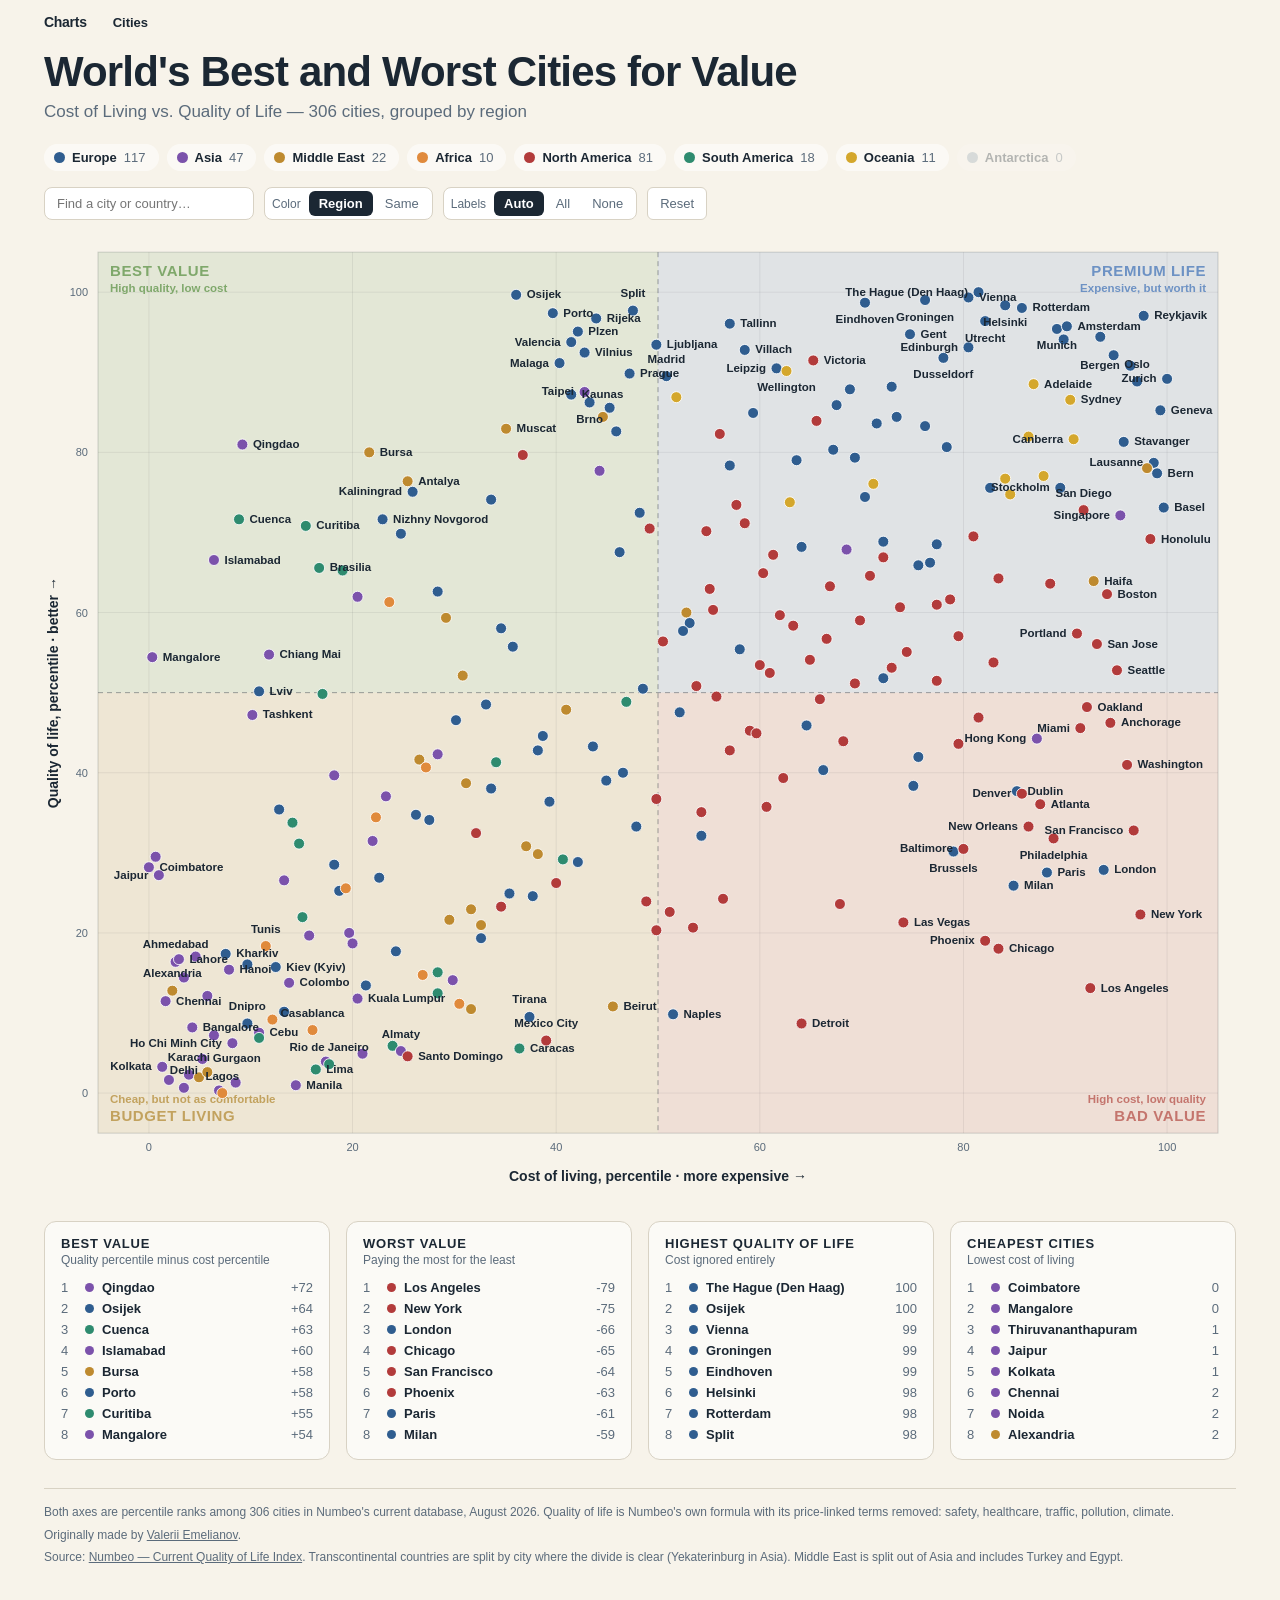
<file: cities/index.html>
<!DOCTYPE html>
<html lang="en">
<head>
<meta charset="utf-8">
<meta name="viewport" content="width=device-width, initial-scale=1">
<meta http-equiv="Cache-Control" content="no-cache, no-store, must-revalidate">
<title>World's Best and Worst Cities for Value</title>
<link rel="stylesheet" href="/site.css?v=6">
<link rel="stylesheet" href="styles.css?v=6">
</head>
<body>
<nav class="site-nav" aria-label="Site">
  <a class="brand" href="/">Charts</a>
  <a href="/cities/" aria-current="page">Cities</a>
</nav>
<main class="page">
  <header class="head">
    <h1>World's Best and Worst Cities for Value</h1>
    <p class="sub">Cost of Living vs. Quality of Life &mdash; 306 cities, grouped by region</p>
  </header>

  <section class="controls">
    <div class="legend" id="legend" role="group" aria-label="Filter by continent"></div>
    <div class="tools">
      <div class="search">
        <input type="search" id="search" placeholder="Find a city or country&hellip;" autocomplete="off" aria-label="Search cities">
        <div class="suggestions" id="suggestions" hidden></div>
      </div>
      <div class="seg" role="group" aria-label="Point color">
        <span class="seg-label">Color</span>
        <button type="button" data-color="region" class="on">Region</button>
        <button type="button" data-color="mono">Same</button>
      </div>
      <div class="seg" role="group" aria-label="Label density">
        <span class="seg-label">Labels</span>
        <button type="button" data-labels="auto" class="on">Auto</button>
        <button type="button" data-labels="all">All</button>
        <button type="button" data-labels="none">None</button>
      </div>
      <button type="button" id="reset" class="ghost">Reset</button>
    </div>
  </section>

  <section class="chart-wrap">
    <div class="chart" id="chart">
      <svg id="svg" role="img" aria-label="Scatter plot of cost of living percentile against quality of life percentile"></svg>
      <div class="tooltip" id="tooltip" hidden></div>
    </div>
    <p class="empty" id="empty" hidden>No cities match the current filters.</p>
  </section>

  <section class="boards" id="boards"></section>

  <footer class="foot">
    <p>Both axes are percentile ranks among 306 cities in Numbeo's current database, August 2026.
       Quality of life is Numbeo's own formula with its price-linked terms removed: safety, healthcare, traffic, pollution, climate.</p>
    <p>Originally made by <a href="https://www.linkedin.com/in/valemel/" target="_blank" rel="noopener">Valerii Emelianov</a>.</p>
    <p>Source: <a href="https://www.numbeo.com/quality-of-life/rankings_current.jsp" target="_blank" rel="noopener">Numbeo &mdash; Current Quality of Life Index</a>.
       Transcontinental countries are split by city where the divide is clear (Yekaterinburg in Asia).
       Middle East is split out of Asia and includes Turkey and Egypt.</p>
  </footer>
</main>

<script src="data.js?v=6"></script>
<script src="js/app.js?v=6"></script>
</body>
</html>
</file>
<file: site.css>
:root {
  --paper: #f7f3ea;
  --ink: #1b2733;
  --ink-soft: #5b6b7b;
  --line: #d8d2c4;
}

.site-nav {
  display: flex;
  align-items: center;
  gap: 18px;
  max-width: 1240px;
  margin: 0 auto;
  padding: 14px 24px 0;
  font-family: "Inter", -apple-system, BlinkMacSystemFont, "Segoe UI", Helvetica, Arial, sans-serif;
}

.site-nav a {
  color: var(--ink-soft);
  text-decoration: none;
  font-size: 13px;
  font-weight: 600;
}

.site-nav a:hover { color: var(--ink); }

.site-nav .brand {
  color: var(--ink);
  font-size: 14px;
  font-weight: 800;
  letter-spacing: -.02em;
  margin-right: 8px;
}

.site-nav a[aria-current="page"] {
  color: var(--ink);
}

.home-blank {
  min-height: 100vh;
  margin: 0;
  background: var(--paper);
}
</file>
<file: cities/styles.css>
:root {
  --paper: #f7f3ea;
  --ink: #1b2733;
  --ink-soft: #5b6b7b;
  --line: #d8d2c4;
  --q-best: #7fa86b;
  --q-premium: #6d92c4;
  --q-budget: #c2a25e;
  --q-bad: #c4756d;
  --shadow: 0 1px 2px rgba(27, 39, 51, .06), 0 8px 24px rgba(27, 39, 51, .08);
}

* { box-sizing: border-box; }

html, body {
  margin: 0;
  background: var(--paper);
  color: var(--ink);
  font-family: "Inter", -apple-system, BlinkMacSystemFont, "Segoe UI", Helvetica, Arial, sans-serif;
  -webkit-font-smoothing: antialiased;
}

.page {
  max-width: 1240px;
  margin: 0 auto;
  padding: 18px 24px 56px;
}

.head h1 {
  margin: 0;
  font-size: clamp(26px, 3.6vw, 42px);
  letter-spacing: -.02em;
  font-weight: 800;
}

.head .sub {
  margin: 6px 0 0;
  color: var(--ink-soft);
  font-size: clamp(14px, 1.5vw, 17px);
}

/* ---------- controls ---------- */

.controls {
  display: flex;
  flex-wrap: wrap;
  gap: 16px 24px;
  align-items: center;
  justify-content: space-between;
  margin: 22px 0 14px;
}

.legend {
  display: flex;
  flex-wrap: wrap;
  gap: 6px 8px;
}

.legend button {
  display: inline-flex;
  align-items: center;
  gap: 7px;
  border: 1px solid transparent;
  background: rgba(255, 255, 255, .55);
  border-radius: 999px;
  padding: 5px 12px 5px 9px;
  font: inherit;
  font-size: 13px;
  font-weight: 600;
  color: var(--ink);
  cursor: pointer;
  transition: background .15s, opacity .15s, border-color .15s;
}

.legend button:hover { background: #fff; }

.legend button.off { opacity: .38; }

.legend button[disabled] { opacity: .3; cursor: default; }

.legend .swatch {
  width: 11px;
  height: 11px;
  border-radius: 50%;
  flex: none;
}

.legend .count {
  font-weight: 500;
  color: var(--ink-soft);
  font-variant-numeric: tabular-nums;
}

.tools {
  display: flex;
  flex-wrap: wrap;
  gap: 10px;
  align-items: center;
}

.search { position: relative; }

.search input {
  width: 210px;
  padding: 8px 12px;
  font: inherit;
  font-size: 13px;
  border: 1px solid var(--line);
  border-radius: 8px;
  background: #fff;
  color: var(--ink);
}

.search input:focus {
  outline: 2px solid rgba(109, 146, 196, .5);
  outline-offset: 1px;
}

.suggestions {
  position: absolute;
  z-index: 20;
  top: calc(100% + 4px);
  left: 0;
  right: 0;
  background: #fff;
  border: 1px solid var(--line);
  border-radius: 8px;
  box-shadow: var(--shadow);
  overflow: hidden;
  max-height: 260px;
  overflow-y: auto;
}

.suggestions button {
  display: block;
  width: 100%;
  text-align: left;
  border: 0;
  background: none;
  font: inherit;
  font-size: 13px;
  padding: 7px 11px;
  cursor: pointer;
  color: var(--ink);
}

.suggestions button:hover,
.suggestions button.active { background: #f0ece2; }

.suggestions .muted { color: var(--ink-soft); }

.seg {
  display: inline-flex;
  align-items: center;
  gap: 2px;
  border: 1px solid var(--line);
  border-radius: 8px;
  padding: 3px;
  background: #fff;
}

.seg-label {
  font-size: 12px;
  color: var(--ink-soft);
  padding: 0 6px 0 4px;
}

.seg button, .ghost {
  border: 0;
  background: none;
  font: inherit;
  font-size: 13px;
  padding: 5px 10px;
  border-radius: 6px;
  cursor: pointer;
  color: var(--ink-soft);
}

.seg button.on {
  background: var(--ink);
  color: #fff;
  font-weight: 600;
}

.ghost {
  border: 1px solid var(--line);
  background: #fff;
  padding: 8px 12px;
}

.ghost:hover { background: #f0ece2; }

/* ---------- chart ---------- */

.chart-wrap { position: relative; }

.chart {
  position: relative;
  width: 100%;
  aspect-ratio: 1.24 / 1;
  min-height: 460px;
}

.chart svg { width: 100%; height: 100%; display: block; }

.axis-title {
  font-size: 14px;
  font-weight: 700;
  fill: var(--ink);
}

.axis-note { font-size: 12px; fill: var(--ink-soft); font-weight: 500; }

.tick { font-size: 11px; fill: var(--ink-soft); font-variant-numeric: tabular-nums; }

.grid { stroke: rgba(27, 39, 51, .07); stroke-width: 1; }

.mid { stroke: rgba(27, 39, 51, .4); stroke-width: 1; stroke-dasharray: 5 4; }

.quad-title { font-size: 15px; font-weight: 800; letter-spacing: .04em; }

.quad-sub { font-size: 11.5px; font-weight: 600; }

.dot {
  stroke: rgba(255, 255, 255, .85);
  stroke-width: 1;
  cursor: pointer;
  transition: opacity .12s;
}

.dot.dim { opacity: .12; }

.dot.hit { stroke: var(--ink); stroke-width: 1.6; }

.label {
  font-size: 11.5px;
  font-weight: 600;
  fill: var(--ink);
  pointer-events: none;
}

.label.dim { opacity: .12; }

.tooltip {
  position: absolute;
  z-index: 30;
  min-width: 190px;
  background: #fff;
  border: 1px solid var(--line);
  border-radius: 10px;
  box-shadow: var(--shadow);
  padding: 10px 12px;
  pointer-events: none;
  font-size: 12.5px;
}

.tooltip h3 {
  margin: 0;
  font-size: 14px;
  display: flex;
  align-items: center;
  gap: 7px;
}

.tooltip .place { margin: 2px 0 8px; color: var(--ink-soft); font-size: 12px; }

.tooltip dl {
  margin: 0;
  display: grid;
  grid-template-columns: 1fr auto;
  gap: 3px 12px;
}

.tooltip dt { color: var(--ink-soft); }

.tooltip dd { margin: 0; font-variant-numeric: tabular-nums; font-weight: 600; text-align: right; }

.tooltip .rule { grid-column: 1 / -1; height: 1px; background: var(--line); margin: 4px 0; }

.empty {
  position: absolute;
  inset: 45% 0 auto;
  text-align: center;
  color: var(--ink-soft);
}

/* ---------- boards ---------- */

.boards {
  display: grid;
  grid-template-columns: repeat(auto-fit, minmax(250px, 1fr));
  gap: 16px;
  margin-top: 26px;
}

.board {
  background: rgba(255, 255, 255, .6);
  border: 1px solid var(--line);
  border-radius: 12px;
  padding: 14px 16px;
}

.board h2 {
  margin: 0 0 2px;
  font-size: 13px;
  letter-spacing: .06em;
  text-transform: uppercase;
}

.board p.hint { margin: 0 0 10px; font-size: 12px; color: var(--ink-soft); }

.board ol { margin: 0; padding: 0; list-style: none; }

.board li {
  display: flex;
  align-items: baseline;
  gap: 8px;
  padding: 3px 0;
  font-size: 13px;
  cursor: pointer;
  border-radius: 5px;
}

.board li:hover { background: rgba(255, 255, 255, .9); }

.board li .rank { color: var(--ink-soft); width: 16px; font-variant-numeric: tabular-nums; }

.board li .name { flex: 1; font-weight: 600; }

.board li .num { color: var(--ink-soft); font-variant-numeric: tabular-nums; }

/* ---------- footer ---------- */

.foot {
  margin-top: 28px;
  border-top: 1px solid var(--line);
  padding-top: 14px;
  color: var(--ink-soft);
  font-size: 12px;
  line-height: 1.55;
}

.foot p { margin: 0 0 4px; }

.foot a { color: inherit; }

@media (max-width: 720px) {
  .page { padding: 20px 14px 40px; }
  .chart { aspect-ratio: .82 / 1; }
  .search input { width: 100%; }
  .tools { width: 100%; }
  .search { flex: 1 1 160px; }
}
</file>
